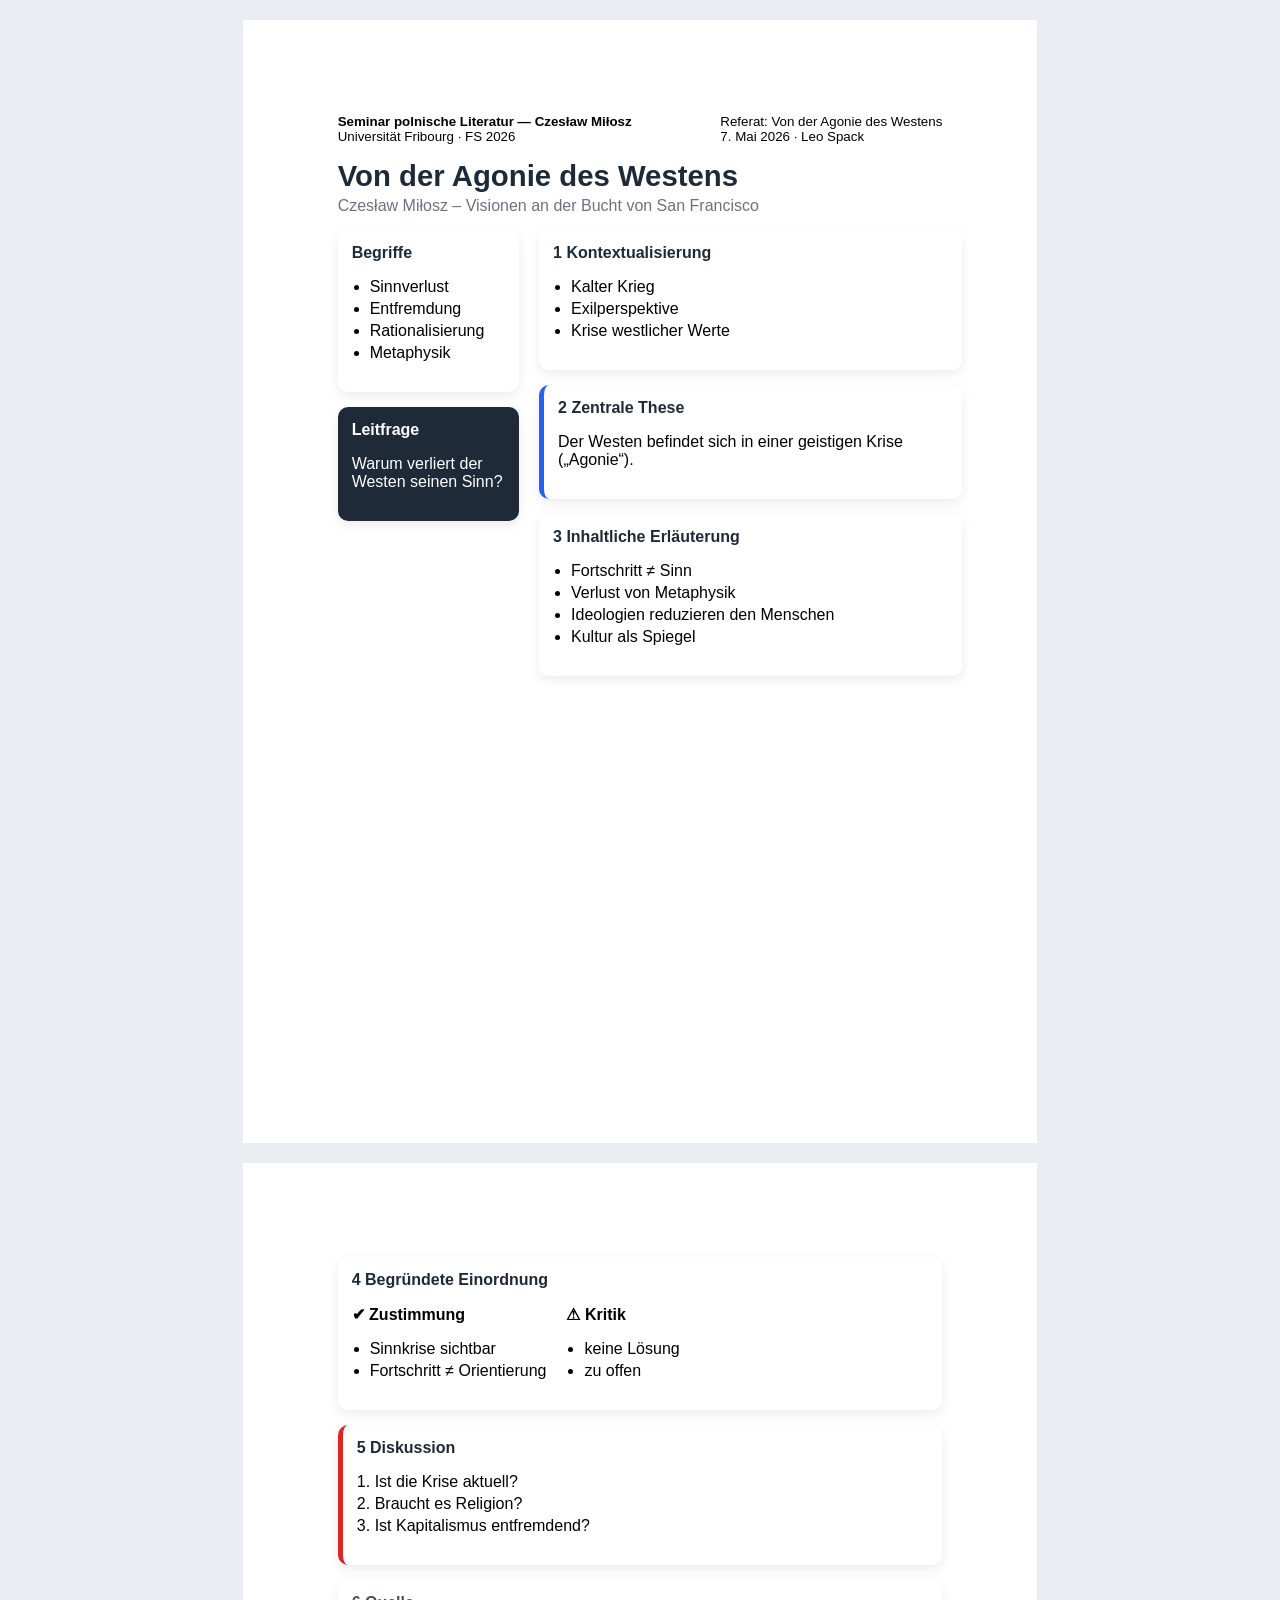
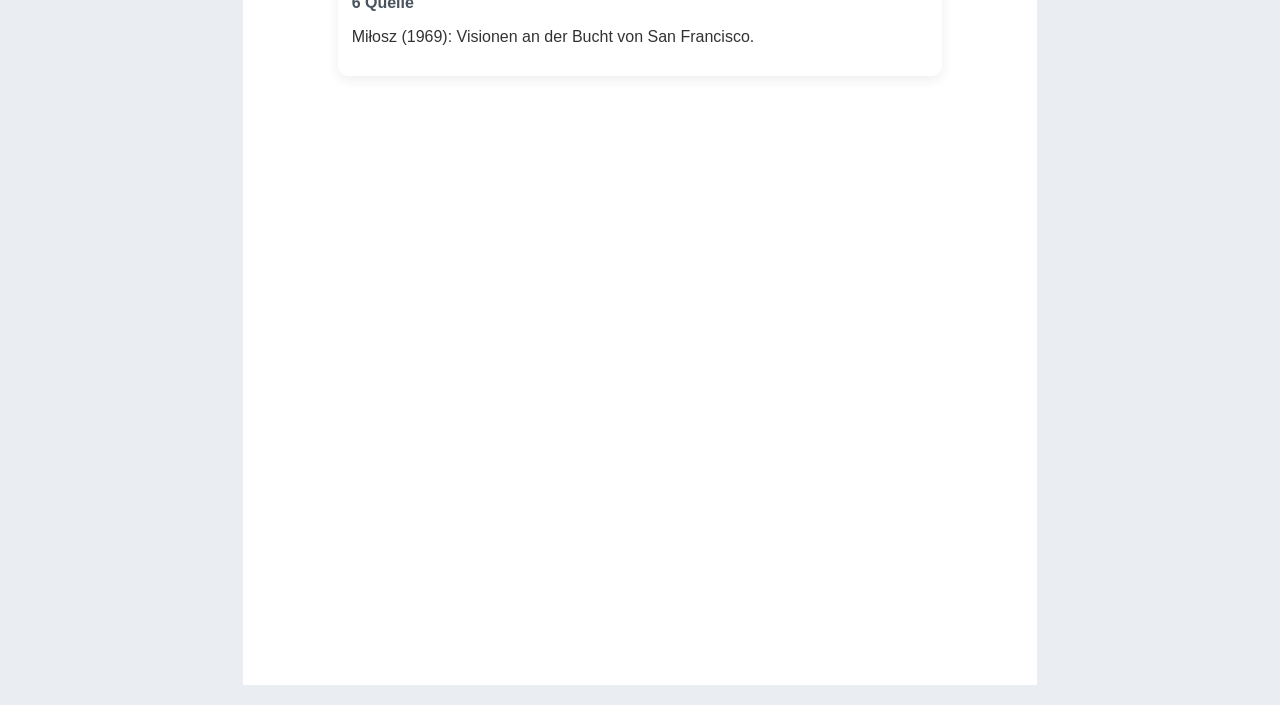
<file: 2026/01-FS/Czesław_Miłosz/handout.html>
<!DOCTYPE html>
<html lang="de">
<head>
<meta charset="UTF-8">
<title>Handout – Miłosz</title>
<link rel="stylesheet" href="styles.css">
</head>

<body>

<div class="page">

  <!-- HEADER -->
  <header>
    <div>
      <strong>Seminar polnische Literatur — Czesław Miłosz</strong><br>
      Universität Fribourg · FS 2026
    </div>
    <div class="right">
      Referat: Von der Agonie des Westens<br>
      7. Mai 2026 · Leo Spack
    </div>
  </header>

  <!-- TITLE -->
  <div class="title-block">
    <h1>Von der Agonie des Westens</h1>
    <p>Czesław Miłosz – Visionen an der Bucht von San Francisco</p>
  </div>

  <div class="grid">

    <!-- SIDEBAR -->
    <aside>
      <div class="card">
        <h3>Begriffe</h3>
        <ul>
          <li>Sinnverlust</li>
          <li>Entfremdung</li>
          <li>Rationalisierung</li>
          <li>Metaphysik</li>
        </ul>
      </div>

      <div class="card highlight">
        <h3>Leitfrage</h3>
        <p>Warum verliert der Westen seinen Sinn?</p>
      </div>
    </aside>

    <!-- MAIN -->
    <main>

      <div class="card">
        <h3>1 Kontextualisierung</h3>
        <ul>
          <li>Kalter Krieg</li>
          <li>Exilperspektive</li>
          <li>Krise westlicher Werte</li>
        </ul>
      </div>

      <div class="card thesis">
        <h3>2 Zentrale These</h3>
        <p>Der Westen befindet sich in einer geistigen Krise („Agonie“).</p>
      </div>

      <div class="card">
        <h3>3 Inhaltliche Erläuterung</h3>
        <ul>
          <li>Fortschritt ≠ Sinn</li>
          <li>Verlust von Metaphysik</li>
          <li>Ideologien reduzieren den Menschen</li>
          <li>Kultur als Spiegel</li>
        </ul>
      </div>

    </main>

  </div>

</div>

<!-- SEITE 2 -->
<div class="page">

  <div class="card">
    <h3>4 Begründete Einordnung</h3>
    <div class="two-cols">
      <div>
        <strong>✔ Zustimmung</strong>
        <ul>
          <li>Sinnkrise sichtbar</li>
          <li>Fortschritt ≠ Orientierung</li>
        </ul>
      </div>
      <div>
        <strong>⚠ Kritik</strong>
        <ul>
          <li>keine Lösung</li>
          <li>zu offen</li>
        </ul>
      </div>
    </div>
  </div>

  <div class="card discussion">
    <h3>5 Diskussion</h3>
    <ol>
      <li>Ist die Krise aktuell?</li>
      <li>Braucht es Religion?</li>
      <li>Ist Kapitalismus entfremdend?</li>
    </ol>
  </div>

  <div class="card source">
    <h3>6 Quelle</h3>
    <p>Miłosz (1969): Visionen an der Bucht von San Francisco.</p>
  </div>

</div>

</body>
</html>
</file>
<file: 2026/01-FS/Czesław_Miłosz/styles.css>
/* RESET */
body {
  margin: 0;
  font-family: "Helvetica", Arial, sans-serif;
  background: #eaeef3;
}

/* PAGE */
.page {
  width: 210mm;
  height: 297mm;
  margin: 20px auto;
  background: white;
  padding: 25mm;
  box-sizing: border-box;
  page-break-after: always;
}

/* HEADER */
header {
  display: flex;
  justify-content: space-between;
  font-size: 10pt;
  margin-bottom: 15px;
}

/* TITLE */
.title-block h1 {
  font-size: 22pt;
  margin: 0;
  color: #1e2a38;
}

.title-block p {
  margin: 4px 0 15px;
  color: #6b7280;
}

/* GRID */
.grid {
  display: grid;
  grid-template-columns: 30% 70%;
  gap: 20px;
}

/* CARDS */
.card {
  background: white;
  border-radius: 10px;
  padding: 14px;
  box-shadow: 0 4px 12px rgba(0,0,0,0.08);
  margin-bottom: 15px;
}

/* SPECIAL CARDS */
.highlight {
  background: #1e2a38;
  color: white;
}

.thesis {
  border-left: 5px solid #2563eb;
}

.discussion {
  border-left: 5px solid #dc2626;
}

.source {
  opacity: 0.8;
}

/* TYPO */
h3 {
  margin-top: 0;
  font-size: 12pt;
  color: #1e2a38;
}

.highlight h3 {
  color: white;
}

ul, ol {
  padding-left: 18px;
}

li {
  margin-bottom: 4px;
}

/* TWO COLS */
.two-cols {
  display: flex;
  gap: 20px;
}

/* PRINT */
@media print {
  body {
    background: none;
  }

  .card {
    box-shadow: none;
  }

  .page {
    margin: 0;
  }
}
</file>
